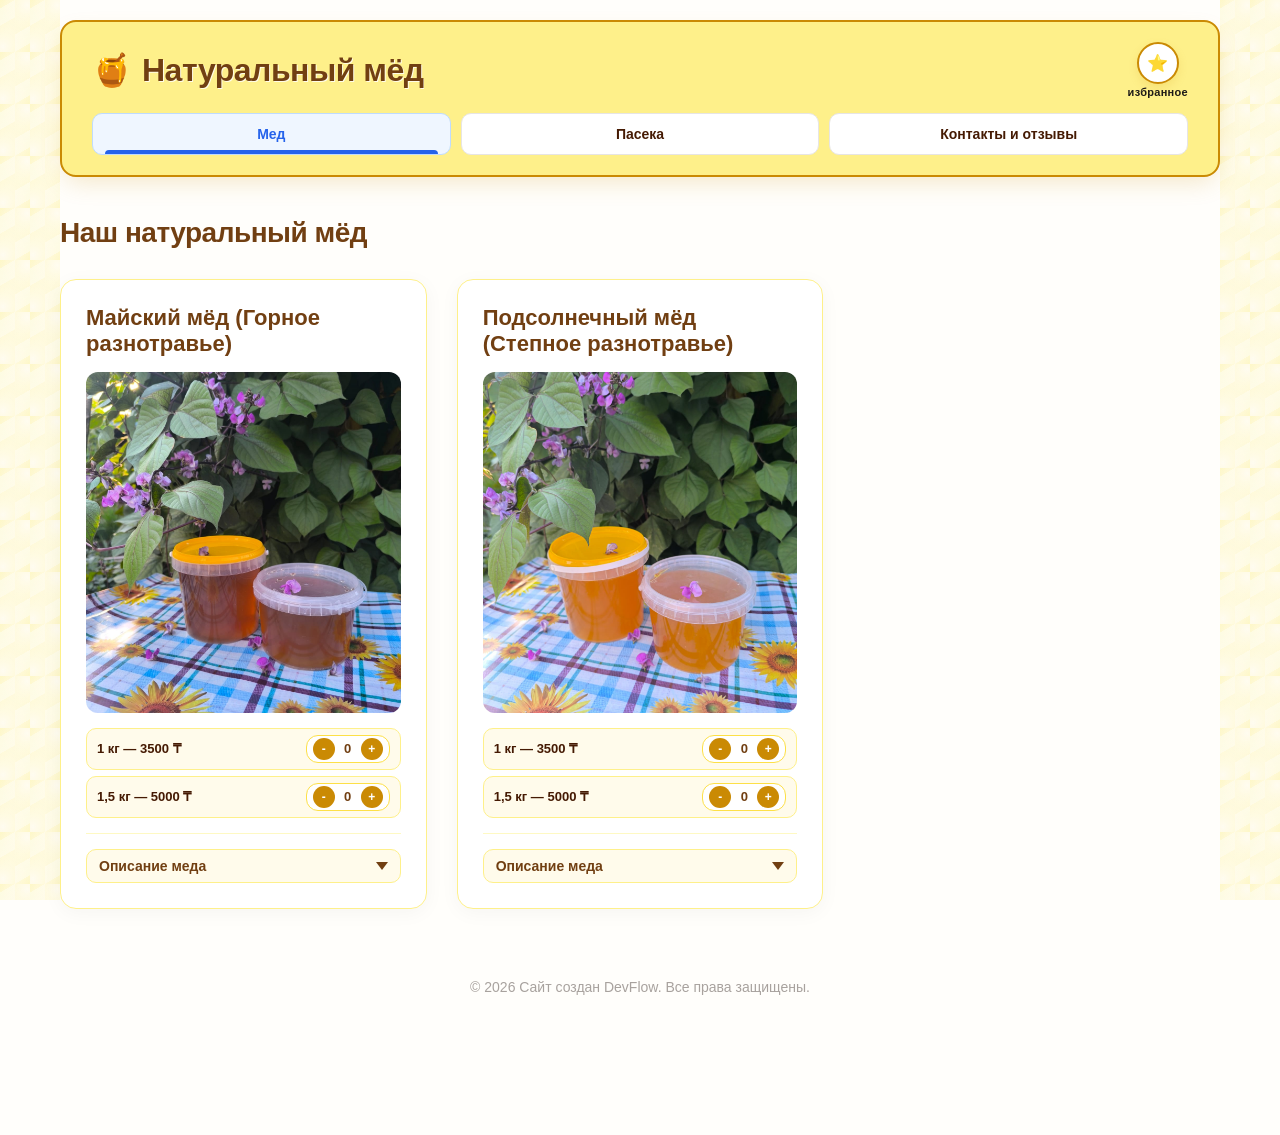
<file: index.html>
<!DOCTYPE html>
<html lang="ru">
<head>
    <meta charset="UTF-8">
    <meta name="viewport" content="width=device-width, initial-scale=1.0">
    <title>Натуральный мёд — Главная</title>
    <link rel="stylesheet" href="style.css">
    <style>.info-card img{width:100%;aspect-ratio:600/650;object-fit:cover;}</style>
</head>
<body>
<div class="main-wrapper">
    <header>
        <div class="header-top">
            <div class="header-center-brand">
                <span class="header-emoji">🍯</span>
                <a href="index.html" class="site-title">Натуральный мёд</a>
            </div>
            <div class="header-right-action">
                <div class="fav-btn-wrapper">
                    <button id="favorites-toggle-btn" class="fav-icon-btn" title="Избранные заказы">⭐ <span id="fav-badge" class="fav-badge hidden">0</span></button>
                    <span class="fav-label-sub">избранное</span>
                </div>
            </div>
        </div>
        <nav>
            <ul>
                <li><a href="index.html" class="active">Мед</a></li>
                <li><a href="about.html">Пасека</a></li>
                <li><a href="contact.html">Контакты и отзывы</a></li>
            </ul>
        </nav>
    </header>
    <main>
        <h1 class="page-heading">Наш натуральный мёд</h1>
        <div class="honey-grid">
            <article class="info-card" data-id="1" data-name="Майский мёд (Горное разнотравье)">
                <h3>Майский мёд (Горное разнотравье)</h3>
                <img src="honey.m.jpeg" alt="Майский мед">
                <div class="meta weight-meta">
                    <div class="weight-options">
                        <div class="weight-option" data-weight="1" data-price="3500">
                            <span class="weight-label">1 кг — 3500 ₸</span>
                            <div class="counter-box">
                                <button class="cnt-btn minus" type="button">-</button>
                                <span class="cnt-value">0</span>
                                <button class="cnt-btn plus" type="button">+</button>
                            </div>
                        </div>
                        <div class="weight-option" data-weight="1.5" data-price="5000">
                            <span class="weight-label">1,5 кг — 5000 ₸</span>
                            <div class="counter-box">
                                <button class="cnt-btn minus" type="button">-</button>
                                <span class="cnt-value">0</span>
                                <button class="cnt-btn plus" type="button">+</button>
                            </div>
                        </div>
                    </div>
                </div>
                <div class="card-desc-wrapper">
                    <div class="desc-toggle-btn">
                        <span>Описание меда</span>
                        <div class="triangle-icon"></div>
                    </div>
                    <p class="expandable-text">
                        Настоящее жидкое золото, собранное у подножия Тянь-Шаня в районе посёлка Кастек. Качался в июле, благодаря чему набрал яркий тёмно-янтарный цвет и богатый, сладкий вкус. В букете — нектар шалфея, душицы, дикой мяты и зверобоя. Мёд очень жиденький, ароматный и настолько вкусный, что перед ним не устоят даже те, кто обычно к мёду равнодушен. Подробнее о травах — на странице о пасеке!<br><br>
                        <strong>Вкус:</strong> Насыщенно-сладкий, с тёплыми травяными и чайными нотками.<br>
                        <strong>Место сбора:</strong> Зелёные предгорья Тянь-Шаня (Кастек).
                    </p>
                </div>
            </article>
            <article class="info-card" data-id="2" data-name="Подсолнечный мёд (Степное разнотравье)">
                <h3>Подсолнечный мёд (Степное разнотравье)</h3>
                <img src="honey.s.jpeg" alt="Подсолнечный мед">
                <div class="meta weight-meta">
                    <div class="weight-options">
                        <div class="weight-option" data-weight="1" data-price="3500">
                            <span class="weight-label">1 кг — 3500 ₸</span>
                            <div class="counter-box">
                                <button class="cnt-btn minus" type="button">-</button>
                                <span class="cnt-value">0</span>
                                <button class="cnt-btn plus" type="button">+</button>
                            </div>
                        </div>
                        <div class="weight-option" data-weight="1.5" data-price="5000">
                            <span class="weight-label">1,5 кг — 5000 ₸</span>
                            <div class="counter-box">
                                <button class="cnt-btn minus" type="button">-</button>
                                <span class="cnt-value">0</span>
                                <button class="cnt-btn plus" type="button">+</button>
                            </div>
                        </div>
                    </div>
                </div>
                <div class="card-desc-wrapper">
                    <div class="desc-toggle-btn">
                        <span>Описание меда</span>
                        <div class="triangle-icon"></div>
                    </div>
                    <p class="expandable-text">
                        Чистый светлый янтарный мёд, пропитанный щедрым солнцем бесконечных казахстанских степей. Собран на бескрайних полях в районе Сорбулака. Обладает приятной тягучей текстурой, бархатистой сладостью и классическим, знакомым с детства ароматом цветущего подсолнуха. Натуральный источник энергии и тепла, который идеально подходит к чаю или свежему хлебу.<br><br>
                        <strong>Вкус:</strong> Мягкий, густой, с чистыми солнечными нотами и приятным нежным послевкусием.<br>
                        <strong>Место сбора:</strong> Заилийская степь (Сорбулака).
                    </p>
                </div>
            </article>
        </div>
    </main>
    <footer>
        <p>© 2026 Сайт создан DevFlow. Все права защищены.</p>
    </footer>
</div>
<div id="favorites-popup" class="cart-popup hidden">
    <div class="cart-popup-header">
        <h3>⭐ Ваши сохраненные заказы</h3>
        <button id="close-favorites-popup" class="close-popup-btn">×</button>
    </div>
    <div style="margin-bottom: 12px; display: flex; gap: 8px;">
        <input type="text" id="fav-name-input" placeholder="Название набора" class="fav-input">
        <button id="save-current-fav-btn" class="fav-save-btn">Сохранить текущий</button>
    </div>
    <div id="favorites-popup-items" class="cart-popup-items"></div>
</div>
<div id="cart-popup" class="cart-popup hidden">
    <div class="cart-popup-header">
        <h3>Состав вашего заказа</h3>
        <div class="cart-header-actions">
            <button id="open-save-fav-panel-btn" class="save-to-fav-btn" title="Сохранить в избранное">⭐ Сохранить в избранное</button>
            <button id="close-cart-popup" class="close-popup-btn">×</button>
        </div>
    </div>
    <div id="save-fav-input-panel" class="save-fav-input-panel hidden">
        <input type="text" id="save-fav-name-input" class="fav-input" placeholder="Введите название набора">
        <button id="confirm-save-fav-btn" class="fav-save-btn">Сохранить</button>
    </div>
    <div id="cart-popup-items" class="cart-popup-items"></div>
</div>
<div id="order-bar" class="order-bar hidden">
    <div class="order-bar-content">
        <div id="order-bar-toggle" class="order-info">
            <div class="order-title-row">
                <span class="order-heading">ЗАКАЗ <span class="order-edit-hint">(изменить)</span></span>
                <span class="order-total">Итого: <strong id="bar-total-price">0 ₸</strong></span>
            </div>
            <div id="bar-items-text" class="order-items-preview">пусто</div>
        </div>
        <button id="whatsapp-send-btn" class="whatsapp-btn" title="Отправить в Ватсап">
            <span class="wa-text">в Ватсап</span>
            <span class="wa-icon">➔</span>
        </button>
    </div>
</div>
<div id="lightbox" class="lightbox-modal">
    <span class="lightbox-close">×</span>
    <img class="lightbox-content" id="lightbox-img" alt="Увеличенное фото">
</div>
<script>
document.addEventListener('DOMContentLoaded', () => {
    document.querySelectorAll('.desc-toggle-btn').forEach(btn => {
        btn.addEventListener('click', () => {
            btn.closest('.card-desc-wrapper').classList.toggle('open');
        });
    });
});
</script>
<script src="cart.js"></script>
</body>
</html>
</file>
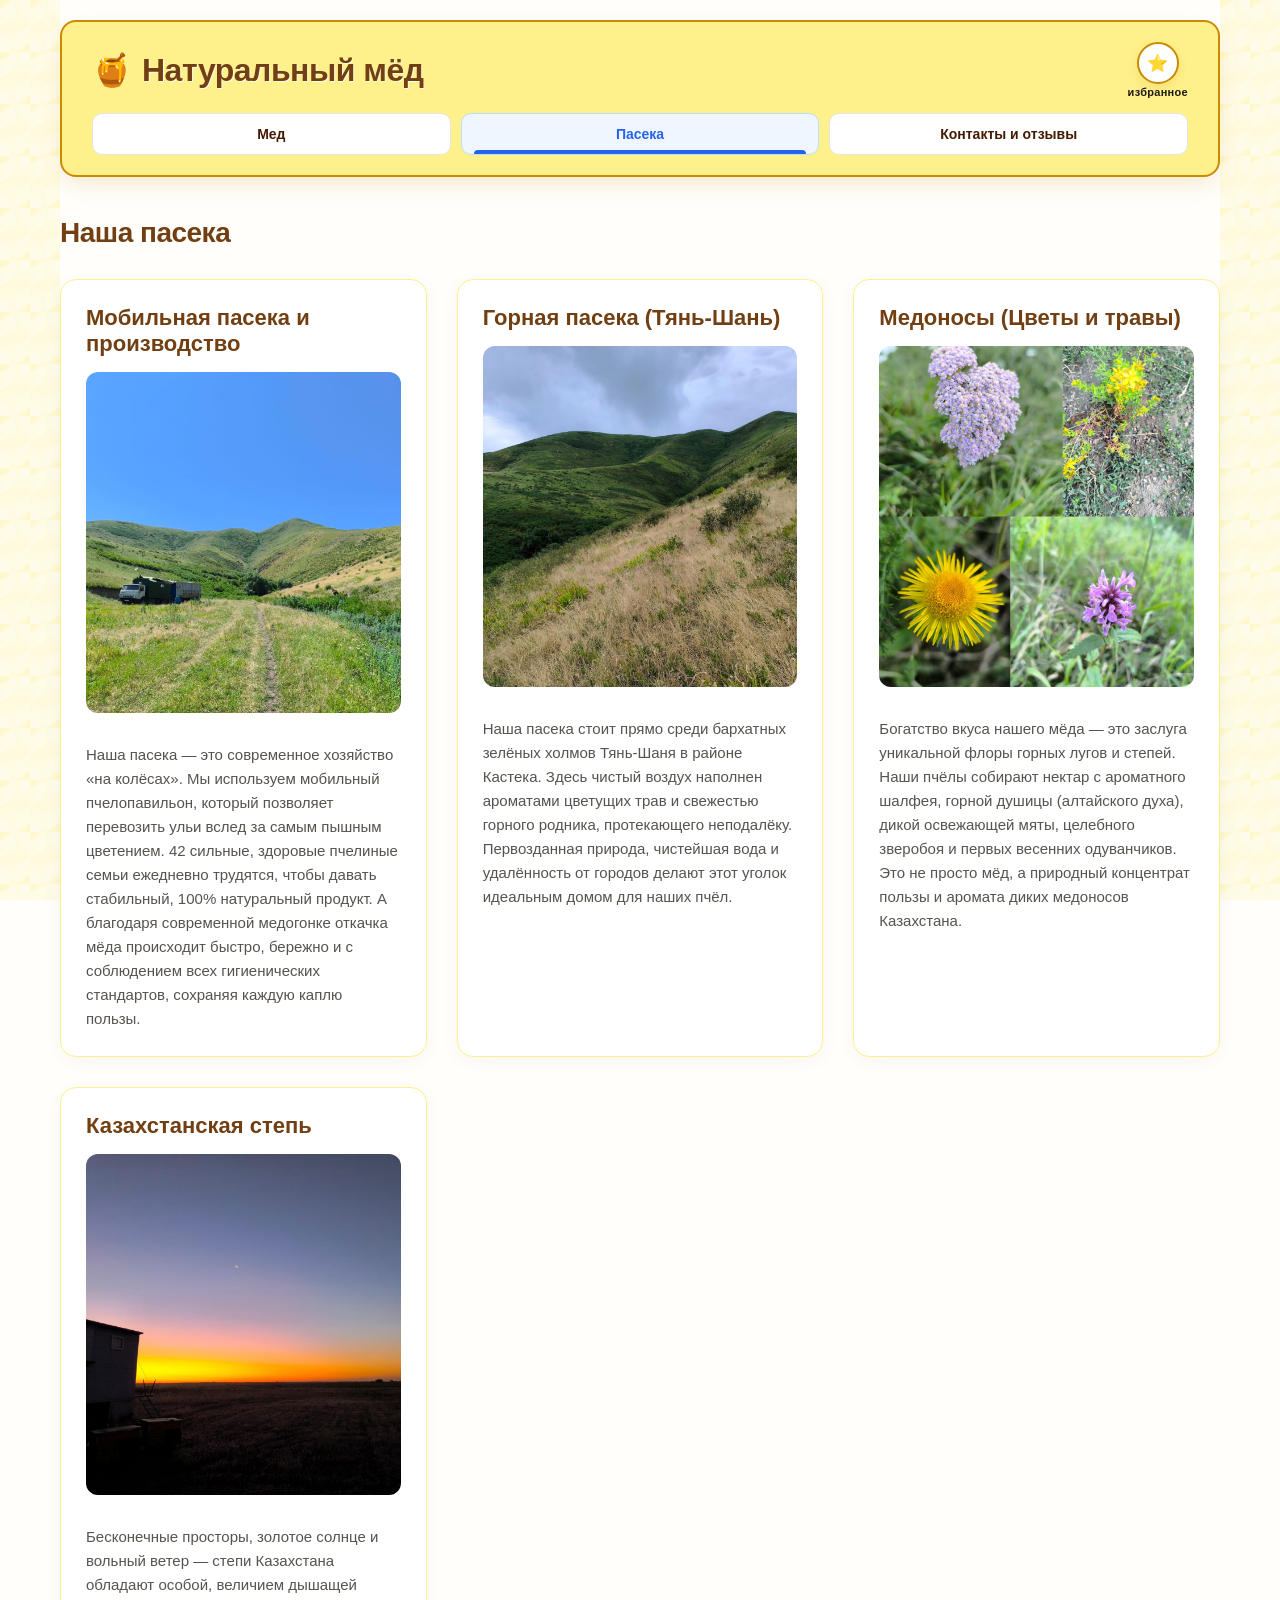
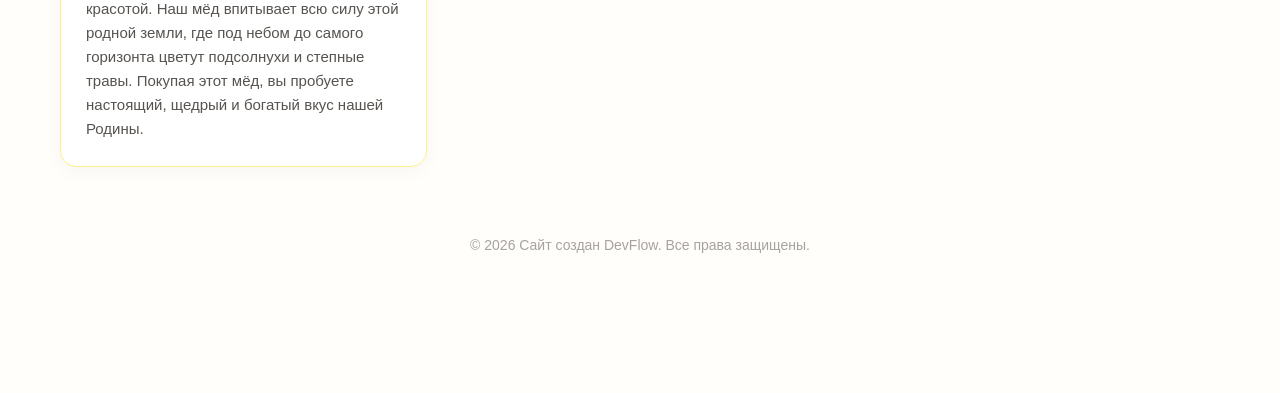
<file: about.html>
<!DOCTYPE html>
<html lang="ru">
<head>
    <meta charset="UTF-8">
    <meta name="viewport" content="width=device-width, initial-scale=1.0">
    <title>Пасека — Натуральный мёд</title>
    <link rel="stylesheet" href="style.css">
    <style>
        .info-card img {
            width: 100%;
            aspect-ratio: 600 / 650;
            object-fit: cover;
        }
    </style>
</head>
<body>
    <div class="main-wrapper">
        <header>
            <div class="header-top">
                <div class="header-center-brand">
                    <span class="header-emoji">🍯</span>
                    <a href="index.html" class="site-title">Натуральный мёд</a>
                </div>
                <div class="header-right-action">
                    <div class="fav-btn-wrapper">
                        <button id="favorites-toggle-btn" class="fav-icon-btn" title="Избранные заказы">
                            ⭐ <span id="fav-badge" class="fav-badge hidden">0</span>
                        </button>
                        <span class="fav-label-sub">избранное</span>
                    </div>
                </div>
            </div>
            <nav>
                <ul>
                    <li><a href="index.html">Мед</a></li>
                    <li><a href="about.html" class="active">Пасека</a></li>
                    <li><a href="contact.html">Контакты и отзывы</a></li>
                </ul>
            </nav>
        </header>

        <main>
            <h1 class="page-heading">Наша пасека</h1>

            <div class="honey-grid">
                <article class="info-card">
                    <h3>Мобильная пасека и производство</h3>
                    <img src="apiary.jpeg" alt="Мобильная пасека и производство">
                    <p>Наша пасека — это современное хозяйство «на колёсах». Мы используем мобильный пчелопавильон, который позволяет перевозить ульи вслед за самым пышным цветением. 42 сильные, здоровые пчелиные семьи ежедневно трудятся, чтобы давать стабильный, 100% натуральный продукт. А благодаря современной медогонке откачка мёда происходит быстро, бережно и с соблюдением всех гигиенических стандартов, сохраняя каждую каплю пользы.</p>
                </article>
                <article class="info-card">
                    <h3>Горная пасека (Тянь-Шань)</h3>
                    <img src="mountains.jpeg" alt="Горная пасека (Тянь-Шань)">
                    <p>Наша пасека стоит прямо среди бархатных зелёных холмов Тянь-Шаня в районе Кастека. Здесь чистый воздух наполнен ароматами цветущих трав и свежестью горного родника, протекающего неподалёку. Первозданная природа, чистейшая вода и удалённость от городов делают этот уголок идеальным домом для наших пчёл.</p>
                </article>
                <article class="info-card">
                    <h3>Медоносы (Цветы и травы)</h3>
                    <img src="flowers.jpeg" alt="Медоносы (Цветы и травы)">
                    <p>Богатство вкуса нашего мёда — это заслуга уникальной флоры горных лугов и степей. Наши пчёлы собирают нектар с ароматного шалфея, горной душицы (алтайского духа), дикой освежающей мяты, целебного зверобоя и первых весенних одуванчиков. Это не просто мёд, а природный концентрат пользы и аромата диких медоносов Казахстана.</p>
                </article>
                <article class="info-card">
                    <h3>Казахстанская степь</h3>
                    <img src="steppe.jpeg" alt="Казахстанская степь">
                    <p>Бесконечные просторы, золотое солнце и вольный ветер — степи Казахстана обладают особой, величием дышащей красотой. Наш мёд впитывает всю силу этой родной земли, где под небом до самого горизонта цветут подсолнухи и степные травы. Покупая этот мёд, вы пробуете настоящий, щедрый и богатый вкус нашей Родины.</p>
                </article>
            </div>
        </main>

        <button id="toTopBtn" class="to-top-btn">↑</button>

        <footer>
            <p>© 2026 Сайт создан DevFlow. Все права защищены.</p>
        </footer>
    </div>

    <div id="favorites-popup" class="cart-popup hidden">
        <div class="cart-popup-header">
            <h3>⭐ Ваши сохраненные заказы</h3>
            <button id="close-favorites-popup" class="close-popup-btn">×</button>
        </div>
        <div style="margin-bottom: 12px; display: flex; gap: 8px;">
            <input type="text" id="fav-name-input" placeholder="Название набора" class="fav-input">
            <button id="save-current-fav-btn" class="fav-save-btn">Сохранить текущий</button>
        </div>
        <div id="favorites-popup-items" class="cart-popup-items"></div>
    </div>

    <div id="cart-popup" class="cart-popup hidden">
        <div class="cart-popup-header">
            <h3>Состав вашего заказа</h3>
            <div class="cart-header-actions">
                <button id="open-save-fav-panel-btn" class="save-to-fav-btn" title="Сохранить в избранное">⭐ Сохранить в избранное</button>
                <button id="close-cart-popup" class="close-popup-btn">×</button>
            </div>
        </div>
        <div id="save-fav-input-panel" class="save-fav-input-panel hidden">
            <input type="text" id="save-fav-name-input" class="fav-input" placeholder="Введите название набора">
            <button id="confirm-save-fav-btn" class="fav-save-btn">Сохранить</button>
        </div>
        <div id="cart-popup-items" class="cart-popup-items"></div>
    </div>

    <div id="order-bar" class="order-bar hidden">
        <div class="order-bar-content">
            <div id="order-bar-toggle" class="order-info">
                <div class="order-title-row">
                    <span class="order-heading">ЗАКАЗ <span class="order-edit-hint">(изменить)</span></span>
                    <span class="order-total">Итого: <strong id="bar-total-price">0 ₸</strong></span>
                </div>
                <div id="bar-items-text" class="order-items-preview">пусто</div>
            </div>
            <button id="whatsapp-send-btn" class="whatsapp-btn" title="Отправить в Ватсап">
                <span class="wa-text">в Ватсап</span>
                <span class="wa-icon">➔</span>
            </button>
        </div>
    </div>

    <div id="lightbox" class="lightbox-modal">
        <span class="lightbox-close">×</span>
        <img class="lightbox-content" id="lightbox-img" alt="Увеличенное фото">
    </div>

    <script src="cart.js"></script>
</body>
</html>
</file>
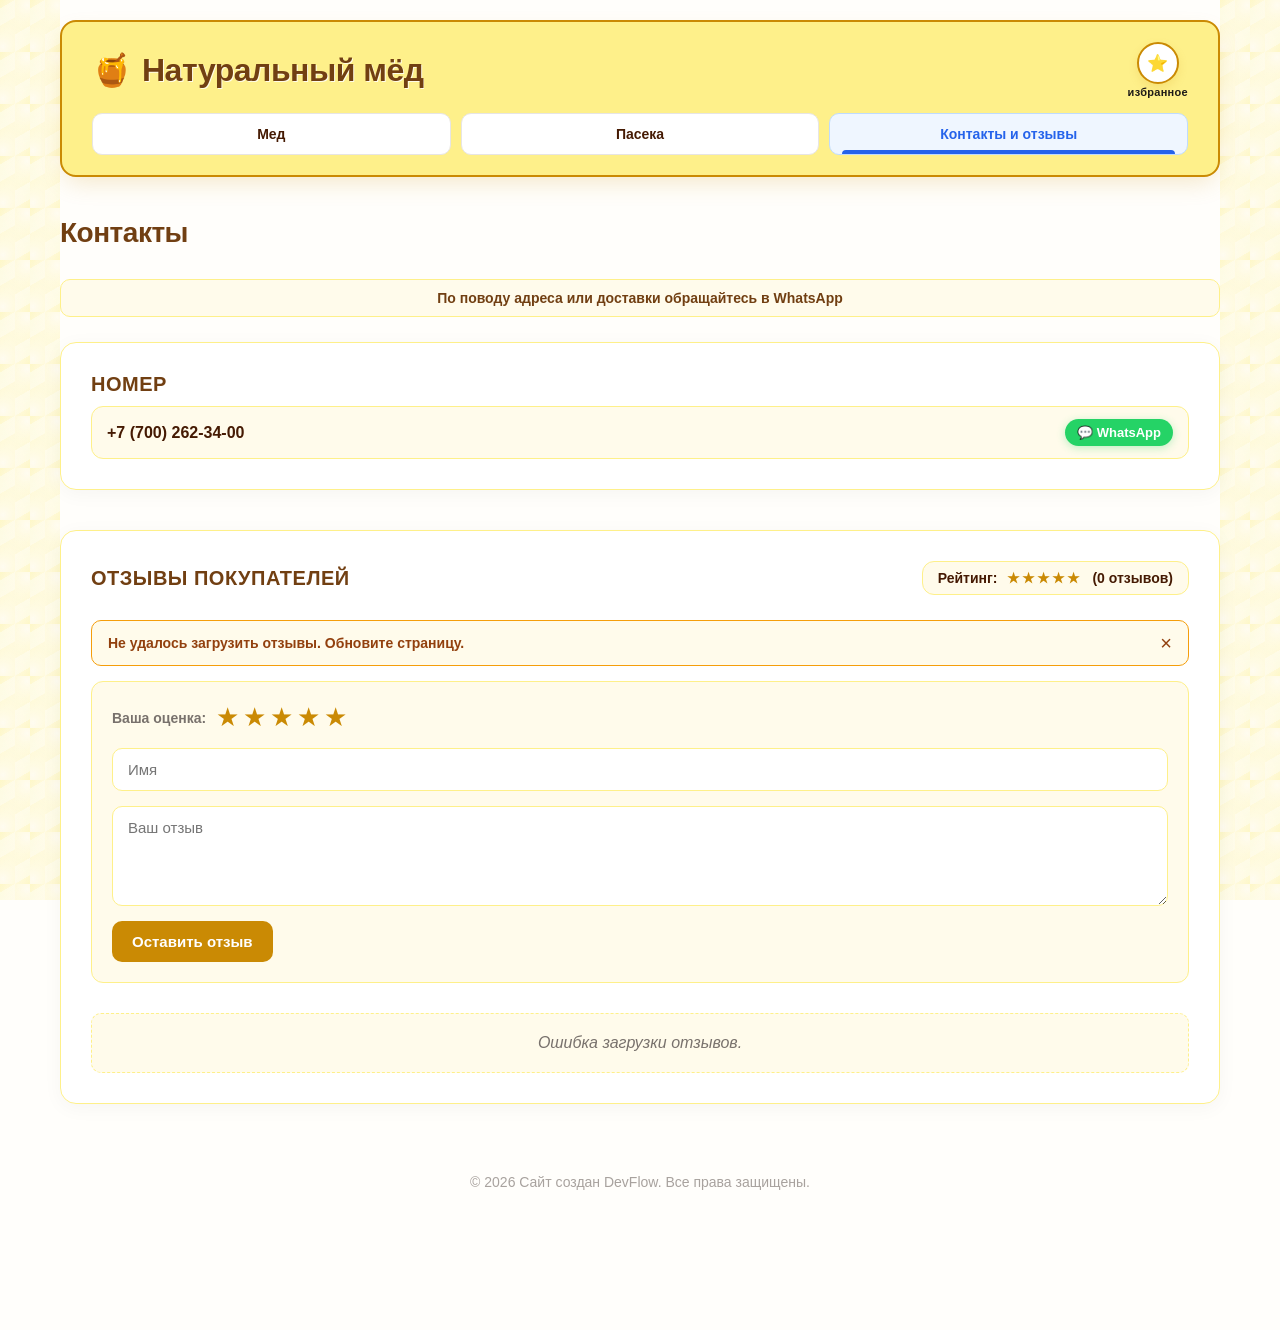
<file: contact.html>
<!DOCTYPE html>
<html lang="ru">
<head>
    <meta charset="UTF-8">
    <meta name="viewport" content="width=device-width, initial-scale=1.0">
    <title>Контакты и отзывы — Натуральный мёд</title>
    <link rel="stylesheet" href="style.css">
    <style>
        .contacts-grid {
            display: grid;
            grid-template-columns: 1fr;
            gap: 30px;
            margin-bottom: 40px;
        }

        .contact-info-card {
            background: #ffffff;
            padding: 30px;
            border-radius: var(--card-radius);
            border: 1px solid #fef08a;
            box-shadow: 0 4px 20px rgba(0,0,0,0.04);
            display: flex;
            flex-direction: column;
            gap: 20px;
        }

        .contact-hint {
            background: #fffbeb;
            padding: 10px 15px;
            border-radius: 10px;
            border: 1px solid #fef08a;
            color: #713f12;
            font-size: 14px;
            font-weight: 600;
            text-align: center;
            margin-bottom: 25px;
            display: block;
        }

        .contact-section h2 {
            color: #713f12;
            font-size: 20px;
            font-weight: 800;
            margin-bottom: 10px;
            text-transform: uppercase;
            letter-spacing: 0.5px;
        }

        .contact-phones-list {
            display: flex;
            flex-direction: column;
            gap: 12px;
        }

        .phone-item {
            display: flex;
            flex-direction: column;
            gap: 4px;
            background: #fffbeb;
            padding: 12px 15px;
            border-radius: 12px;
            border: 1px solid #fef08a;
        }

        .phone-row {
            display: flex;
            align-items: center;
            justify-content: space-between;
            gap: 10px;
        }

        .phone-number {
            font-size: 16px;
            font-weight: 700;
            color: #451a03;
            text-decoration: none;
        }

        .phone-number:hover {
            color: #ca8a04;
        }

        .wa-mini-btn {
            display: inline-flex;
            align-items: center;
            gap: 6px;
            background-color: #25d366;
            color: white;
            padding: 6px 12px;
            border-radius: 20px;
            font-size: 13px;
            font-weight: 700;
            text-decoration: none;
            transition: var(--transition);
            box-shadow: 0 2px 8px rgba(37, 211, 102, 0.3);
            white-space: nowrap;
        }

        .wa-mini-btn:hover {
            background-color: #20ba5a;
            transform: scale(1.05);
        }

        .reviews-section {
            background: #ffffff;
            padding: 30px;
            border-radius: var(--card-radius);
            border: 1px solid #fef08a;
            box-shadow: 0 4px 20px rgba(0,0,0,0.04);
            margin-bottom: 40px;
        }

        .reviews-header-row {
            display: flex;
            justify-content: space-between;
            align-items: center;
            margin-bottom: 25px;
            flex-wrap: wrap;
            gap: 15px;
        }

        .reviews-header-row h2 {
            color: #713f12;
            font-size: 20px;
            font-weight: 800;
            margin: 0;
            text-transform: uppercase;
            letter-spacing: 0.5px;
        }

        .reviews-summary {
            display: flex;
            align-items: center;
            gap: 10px;
            background: #fffbeb;
            padding: 8px 15px;
            border-radius: 12px;
            border: 1px solid #fef08a;
            font-size: 14px;
            font-weight: 700;
            color: #451a03;
        }

        .summary-stars {
            color: #ca8a04;
            letter-spacing: 2px;
        }

        .review-form {
            display: flex;
            flex-direction: column;
            gap: 15px;
            background: #fffbeb;
            padding: 20px;
            border-radius: 12px;
            border: 1px solid #fef08a;
            margin-bottom: 30px;
        }

        .rating-select-group {
            display: flex;
            align-items: center;
            gap: 10px;
        }

        .rating-label {
            font-size: 14px;
            font-weight: 600;
            color: #78716c;
        }

        .rating-stars {
            display: flex;
            gap: 4px;
            cursor: pointer;
        }

        .rating-stars span {
            font-size: 26px;
            color: #d1d5db;
            transition: color 0.2s;
        }

        .rating-stars span.active,
        .rating-stars span:hover {
            color: #ca8a04;
        }

        .review-input, .review-textarea {
            padding: 12px 15px;
            border: 1px solid #fef08a;
            border-radius: 10px;
            font-size: 15px;
            outline: none;
            background: #ffffff;
            color: #451a03;
            font-family: inherit;
        }

        .review-input:focus, .review-textarea:focus {
            border-color: #ca8a04;
            box-shadow: 0 0 5px rgba(202, 138, 4, 0.2);
        }

        .review-textarea {
            resize: vertical;
            min-height: 100px;
        }

        .submit-review-btn {
            background-color: #ca8a04;
            color: white;
            border: none;
            padding: 12px 20px;
            border-radius: 10px;
            font-size: 15px;
            font-weight: 700;
            cursor: pointer;
            transition: var(--transition);
            align-self: flex-start;
        }

        .submit-review-btn:hover {
            background-color: #b47803;
            transform: translateY(-1px);
        }

        .reviews-list {
            display: flex;
            flex-direction: column;
            gap: 15px;
        }

        .no-reviews-msg {
            text-align: center;
            color: #78716c;
            font-style: italic;
            padding: 20px;
            background: #fffbeb;
            border-radius: 10px;
            border: 1px dashed #fef08a;
        }

        .review-card {
            background: #fffbeb;
            padding: 18px 20px;
            border-radius: 12px;
            border: 1px solid #fef08a;
            display: flex;
            flex-direction: column;
            gap: 10px;
            position: relative;
        }

        .review-card-header {
            display: flex;
            justify-content: space-between;
            align-items: center;
        }

        .review-author-name {
            font-weight: 700;
            font-size: 16px;
            color: #451a03;
            display: flex;
            align-items: center;
            gap: 8px;
        }

        .review-card-stars {
            color: #ca8a04;
            font-size: 15px;
        }

        .review-card-text {
            font-size: 15px;
            color: #451a03;
            line-height: 1.4;
            word-break: break-word;
        }

        .playmarket-reply-box {
            background: #ffffff;
            border: 1px solid #fef08a;
            border-left: 4px solid #ca8a04;
            padding: 12px 15px;
            margin-top: 8px;
            margin-left: 15px;
            border-radius: 8px;
            box-shadow: 0 2px 8px rgba(0,0,0,0.02);
            display: flex;
            flex-direction: column;
            gap: 4px;
        }

        .playmarket-reply-header {
            display: flex;
            align-items: center;
            justify-content: space-between;
            font-size: 13px;
        }

        .playmarket-reply-author {
            font-weight: 800;
            color: #713f12;
            display: flex;
            align-items: center;
            gap: 5px;
        }

        .playmarket-reply-text {
            font-size: 14px;
            color: #451a03;
            line-height: 1.4;
            word-break: break-word;
        }

        .review-actions {
            display: flex;
            gap: 8px;
            margin-top: 5px;
            flex-wrap: wrap;
        }

        .action-btn {
            background: none;
            border: none;
            cursor: pointer;
            font-size: 13px;
            padding: 6px 14px;
            border-radius: 8px;
            font-weight: 700;
            transition: var(--transition);
        }

        .delete-btn {
            color: #ffffff;
            background: #ef4444;
            border: 1px solid #dc2626;
            box-shadow: 0 2px 6px rgba(239, 68, 68, 0.2);
        }

        .delete-btn:hover {
            background: #dc2626;
            transform: translateY(-1px);
        }

        .reply-admin-btn {
            color: #ffffff;
            background: #3b82f6;
            border: 1px solid #2563eb;
            box-shadow: 0 2px 6px rgba(59, 130, 246, 0.2);
        }
        .reply-admin-btn:hover {
            background: #2563eb;
            transform: translateY(-1px);
        }

        .edit-btn {
            color: #ffffff;
            background: #f59e0b;
            border: 1px solid #d97706;
            box-shadow: 0 2px 6px rgba(245, 158, 11, 0.2);
        }
        .edit-btn:hover {
            background: #d97706;
            transform: translateY(-1px);
        }

        .admin-modal {
            display: none;
            position: fixed;
            top: 0; left: 0; width: 100%; height: 100%;
            background: rgba(0,0,0,0.5);
            z-index: 2000;
            justify-content: center;
            align-items: center;
        }
        .admin-modal.active {
            display: flex;
        }
        .admin-modal-content {
            background: #fff;
            padding: 25px;
            border-radius: 16px;
            width: 90%;
            max-width: 450px;
            border: 2px solid #ca8a04;
            display: flex;
            flex-direction: column;
            gap: 15px;
            box-shadow: 0 10px 30px rgba(0,0,0,0.2);
        }
        .admin-modal-content h3 {
            color: #713f12;
            font-size: 18px;
            margin: 0;
        }

        .profanity-error-msg {
            color: #dc2626;
            background-color: #fee2e2;
            border: 1px solid #fecaca;
            padding: 10px 14px;
            border-radius: 8px;
            font-size: 14px;
            font-weight: 700;
            display: none;
            animation: fadeIn 0.3s ease;
        }

        /* Плашка статуса отзывов без alert() */
        .reviews-status-message {
            padding: 12px 16px;
            border-radius: 10px;
            font-size: 14px;
            font-weight: 600;
            display: flex;
            justify-content: space-between;
            align-items: center;
            gap: 10px;
            margin-bottom: 15px;
        }
        .reviews-status-message.success {
            background: #ecfdf5;
            border: 1px solid #10b981;
            color: #065f46;
        }
        .reviews-status-message.error {
            background: #fffbeb;
            border: 1px solid #f59e0b;
            color: #92400e;
        }
        .reviews-status-message .close-status-btn {
            background: none;
            border: none;
            font-size: 20px;
            cursor: pointer;
            color: inherit;
            line-height: 1;
        }

        @keyframes fadeIn {
            from { opacity: 0; transform: translateY(-4px); }
            to { opacity: 1; transform: translateY(0); }
        }
    </style>
</head>
<body>
    <div class="main-wrapper">
        <header>
            <div class="header-top">
                <div class="header-center-brand">
                    <span class="header-emoji">🍯</span>
                    <a href="index.html" class="site-title">Натуральный мёд</a>
                </div>
                <div class="header-right-action">
                    <div class="fav-btn-wrapper">
                        <button id="favorites-toggle-btn" class="fav-icon-btn" title="Избранные заказы">
                            ⭐ <span id="fav-badge" class="fav-badge hidden">0</span>
                        </button>
                        <span class="fav-label-sub">избранное</span>
                    </div>
                </div>
            </div>
            <nav>
                <ul>
                    <li><a href="index.html">Мед</a></li>
                    <li><a href="about.html">Пасека</a></li>
                    <li><a href="contact.html" class="active">Контакты и отзывы</a></li>
                </ul>
            </nav>
        </header>

        <main>
            <h1 class="page-heading">Контакты</h1>
            <span class="contact-hint">По поводу адреса или доставки обращайтесь в WhatsApp</span>
            
            <div class="contacts-grid">
                <div class="contact-info-card">
                    <div class="contact-section">
                        <h2>НОМЕР</h2>
                        <div class="contact-phones-list">
                            <div class="phone-item">
                                <div class="phone-row">
                                    <a href="tel:+77002623400" class="phone-number">+7 (700) 262-34-00</a>
                                    <a href="https://wa.me/77002623400" target="_blank" class="wa-mini-btn">
                                        💬 WhatsApp
                                    </a>
                                </div>
                            </div>
                        </div>
                    </div>
                </div>
            </div>

            <div class="reviews-section">
                <div class="reviews-header-row">
                    <h2>Отзывы покупателей</h2>
                    <div class="reviews-summary" id="reviewsSummary">
                        <span>Рейтинг:</span>
                        <span class="summary-stars" id="summaryStars">★★★★★</span>
                        <span id="summaryCount">(0 отзывов)</span>
                    </div>
                </div>

                <!-- Место для плашки статуса без alert() -->
                <div id="reviewsStatusContainer"></div>

                <form class="review-form" id="reviewForm">
                    <div class="rating-select-group">
                        <span class="rating-label">Ваша оценка:</span>
                        <div class="rating-stars" id="starContainer">
                            <span data-value="1">★</span>
                            <span data-value="2">★</span>
                            <span data-value="3">★</span>
                            <span data-value="4">★</span>
                            <span data-value="5">★</span>
                        </div>
                        <input type="hidden" id="reviewRating" value="5">
                    </div>
                    <input type="text" id="reviewAuthor" class="review-input" placeholder="Имя" required>
                    <textarea id="reviewText" class="review-textarea" placeholder="Ваш отзыв" required></textarea>
                    
                    <div id="profanityError" class="profanity-error-msg">⚠️ Запрещены маты, ругательства, оскорбления! Пожалуйста, соблюдайте уважение.</div>

                    <button type="submit" class="submit-review-btn" id="submitBtn">Оставить отзыв</button>
                </form>

                <div class="reviews-list" id="reviewsList">
                    <div class="no-reviews-msg">Загрузка отзывов из Google Таблиц...</div>
                </div>
            </div>
        </main>

        <footer>
            <p>© 2026 Сайт создан DevFlow. Все права защищены.</p>
        </footer>
    </div>

    <!-- Модальное окно для ответа / редактирования -->
    <div id="adminModal" class="admin-modal">
        <div class="admin-modal-content">
            <h3 id="modalTitle">Ответ администратора</h3>
            <input type="hidden" id="replyRowId" value="">
            <input type="hidden" id="modalMode" value="reply">
            
            <div id="editAuthorWrapper" style="display:none; flex-direction:column; gap:5px;">
                <span class="rating-label">Имя автора:</span>
                <input type="text" id="editReviewAuthor" class="review-input" placeholder="Ваше имя">
            </div>

            <div id="editRatingWrapper" style="display:none; align-items:center; gap:10px; margin-bottom:5px;">
                <span class="rating-label">Оценка:</span>
                <div class="rating-stars" id="modalStarContainer">
                    <span data-value="1">★</span>
                    <span data-value="2">★</span>
                    <span data-value="3">★</span>
                    <span data-value="4">★</span>
                    <span data-value="5">★</span>
                </div>
                <input type="hidden" id="editReviewRating" value="5">
            </div>
            
            <textarea id="adminModalText" class="review-textarea" placeholder="Введите текст..." required></textarea>
            <div id="modalProfanityError" class="profanity-error-msg">⚠️ Обнаружены запрещенные слова или мат!</div>
            <div style="display: flex; gap: 10px; justify-content: flex-end;">
                <button type="button" class="action-btn delete-btn" id="closeAdminModal" style="background:#6b7280; border-color:#4b5563;">Отмена</button>
                <button type="button" class="action-btn reply-admin-btn" id="sendAdminReplyBtn">Сохранить</button>
            </div>
        </div>
    </div>

    <!-- Попапы -->
    <div id="favorites-popup" class="cart-popup hidden">
        <div class="cart-popup-header">
            <h3>⭐ Ваши сохраненные заказы</h3>
            <button id="close-favorites-popup" class="close-popup-btn">×</button>
        </div>
        <div style="margin-bottom: 12px; display: flex; gap: 8px;">
            <input type="text" id="fav-name-input" placeholder="Название набора" class="fav-input">
            <button id="save-current-fav-btn" class="fav-save-btn">Сохранить текущий</button>
        </div>
        <div id="favorites-popup-items" class="cart-popup-items"></div>
    </div>

    <div id="cart-popup" class="cart-popup hidden">
        <div class="cart-popup-header">
            <h3>Состав вашего заказа</h3>
            <div class="cart-header-actions">
                <button id="open-save-fav-panel-btn" class="save-to-fav-btn" title="Сохранить в избранное">⭐ Сохранить в избранное</button>
                <button id="close-cart-popup" class="close-popup-btn">×</button>
            </div>
        </div>
        <div id="save-fav-input-panel" class="save-fav-input-panel hidden">
            <input type="text" id="save-fav-name-input" class="fav-input" placeholder="Введите название набора">
            <button id="confirm-save-fav-btn" class="fav-save-btn">Сохранить</button>
        </div>
        <div id="cart-popup-items" class="cart-popup-items"></div>
    </div>

    <div id="order-bar" class="order-bar hidden">
        <div class="order-bar-content">
            <div id="order-bar-toggle" class="order-info">
                <div class="order-title-row">
                    <span class="order-heading">ЗАКАЗ <span class="order-edit-hint">(изменить)</span></span>
                    <span class="order-total">Итого: <strong id="bar-total-price">0 ₸</strong></span>
                </div>
                <div id="bar-items-text" class="order-items-preview">пусто</div>
            </div>
            <button id="whatsapp-send-btn" class="whatsapp-btn" title="Отправить в Ватсап">
                <span class="wa-text">в Ватсап</span>
                <span class="wa-icon">➔</span>
            </button>
        </div>
    </div>

    <script src="cart.js"></script>
    <script>
        const WEB_APP_URL = "https://script.google.com/macros/s/AKfycbxwvYlOqMA2VQ9zXrx0mYk5KwyPz2HqtLRe7WJEyM4LirjxuxOJCoSmKNlUut_HS6PWeQ/exec";
        const SITE_UNIQUE_ID = 'honey_prod_2026';
        const LS_REVIEW_AUTHOR_KEY = `${SITE_UNIQUE_ID}_my_review_author`;
        const LS_IS_ADMIN_KEY = `${SITE_UNIQUE_ID}_is_admin`;

        /*
          ВАЖНО:
          Из списка убраны все короткие и неоднозначные корни, которые давали ложные срабатывания
          на обычных словах: хлебушек, хлеб, сукно, бляха, мандарин, жидкость, хачапури, Нигерия,
          чмок, класс, бастард, фаг, ретардация, петух (птица), шешен (оратор), міс (медь),
          құрт (червь), арыз (заявление), бале (на балу), итог, амбар, Катынь, мұрын (нос),
          шошқа (свинья), есек (осёл), пасынок, надан, тезек, маймақ, қаракөс, текпе и т.п.

          Логика проверки:
          - для слов длиной <= 3 символов — только ТОЧНОЕ совпадение;
          - для слов длиной >= 4 символов — вхождение подстроки.

          Нормализация (защита от подмены букв):
          1) латиница → кириллица по визуальному сходству;
          2) цифры → буквы (0→о, 1→и, 3→з, 4→ч, 5→с, 6→б, 7→т, 8→в, 9→я);
          3) знаки валют и спецсимволы → буквы:
             $ → с, ¥ → у, ₸ → у, Ұ → у, Y → у, € → е, £ → е, @ → а,
             # → ш, ! → и, | → и, I → и, l → и;
          4) все остальные не-буквенные символы внутри токена удаляются
             (., - _ + = ~ ^ % & ? / \ ( ) [ ] { } < > " ' ; : , * и т.п.);
          5) дополнительно проверяется «склеенный» текст без пробелов и разделителей —
             на случай «х у й», «х-у-й», «х.у.й»; но только для длинных корней (>=4),
             чтобы не было ложных срабатываний.
        */
        const badWords = [
            // Казахские явные маты (только однозначные)
            'қотақ', 'котак', 'қотақбас', 'котакбас', 'қотақбасы',
            'құйғақ', 'жезөкше', 'жезокше',
            'сасық', 'сасык', 'сисек',
            'қобын', 'кобын',

            // Русские корни и формы (только явные маты)
            'хуй', 'хуя', 'хую', 'хуем', 'хуе', 'хуев', 'хуях', 'хуями',
            'хуйн', 'хуйня', 'хуйню',
            'охуе', 'захуе', 'похуе', 'ныхуя', 'нихуя',
            'хуесос', 'хуепл', 'хуеверт', 'уебан', 'уебок',
            'хует', 'хуёв',

            'пизд', 'писд', 'пезд',
            'пизда', 'пизды', 'пизде', 'пизду', 'пиздой',
            'пиздец', 'пиздеж', 'пиздеть', 'пиздит',
            'спиздил', 'отпизди', 'пиздюк', 'пездюк',

            'ебать', 'ебал', 'ебаный', 'ебану', 'ебнуть', 'ебнулся',
            'выеб', 'заеб', 'поеб', 'наеб', 'уеб', 'перееб',

            'блять', 'блядь', 'бляд', 'блядина', 'бляду', 'блядо', 'блядск', 'бляди',

            'сука', 'суки', 'суку', 'сучка', 'сучкам', 'сучками',

            'мраз', 'мразот', 'мрази', 'мразь',

            'шлюх', 'шлюха', 'шлюхи', 'шлюшку',

            'гондон', 'гандон', 'гондоны', 'гандоны',

            'мудак', 'мудила', 'мудило', 'муди',

            'дерьм', 'дерьмо', 'дерьме', 'дерьмом',
            'говн', 'говно', 'говна', 'говну', 'говне', 'говном', 'говен', 'гавно', 'гавна',

            'сран', 'срать', 'срань', 'срал', 'серут', 'посрал',

            'чмыр', 'чмошник',

            'пидор', 'пидар', 'педик', 'пидорас', 'пидарас',

            'залуп', 'залупа',
            'мудо', 'елда', 'елдын',
            'дроч', 'дрочить', 'дрочил', 'задрот',

            // Английские маты (латиница)
            'fuck', 'fuk', 'fcking', 'fucker', 'motherfucker',
            'shit', 'sht', 'shitty',
            'bitch', 'btch',
            'asshole',
            'dick', 'cock',
            'whore', 'slut', 'cunt',
            'nigga', 'nigger',
            'faggot',

            // Оскорбления/ксенофобия (только однозначные)
            'чурка',
            'ниггер',
            'узкоглаз', 'черножоп', 'косоглаз',
            'пидорс',
            'фашист', 'нацист', 'нацик',
            'педофил'
        ];

        function normalizeText(text) {
            if (!text) return '';
            return String(text).toLowerCase()
                // латиница → кириллица
                .replace(/a/g, 'а').replace(/b/g, 'в').replace(/c/g, 'с').replace(/d/g, 'д')
                .replace(/e/g, 'е').replace(/f/g, 'ф').replace(/g/g, 'г').replace(/h/g, 'н')
                .replace(/i/g, 'и').replace(/j/g, 'й').replace(/k/g, 'к').replace(/l/g, 'л')
                .replace(/m/g, 'м').replace(/n/g, 'п').replace(/o/g, 'о').replace(/p/g, 'р')
                .replace(/q/g, 'к').replace(/r/g, 'р').replace(/s/g, 'с').replace(/t/g, 'т')
                .replace(/u/g, 'у').replace(/v/g, 'в').replace(/w/g, 'в').replace(/x/g, 'х')
                .replace(/y/g, 'у').replace(/z/g, 'з')
                // знаки валют и похожие символы → буквы
                .replace(/\$/g, 'с')
                .replace(/[¥₸Ұ]/g, 'у')
                .replace(/[€£]/g, 'е')
                .replace(/@/g, 'а')
                .replace(/#/g, 'ш')
                .replace(/[!|]/g, 'и')
                // цифры → буквы
                .replace(/0/g, 'о').replace(/1/g, 'и').replace(/3/g, 'з').replace(/4/g, 'ч')
                .replace(/5/g, 'с').replace(/6/g, 'б').replace(/7/g, 'т').replace(/8/g, 'в').replace(/9/g, 'я')
                // ё → е
                .replace(/ё/g, 'е');
        }

        function stripNonLetters(text) {
            if (!text) return '';
            return String(text).replace(/[^a-zа-яёқғңөұүһіә]/g, '');
        }

        function containsBadWords(text) {
            if (!text) return false;

            const normalized = normalizeText(text);

            // 1) проверка по отдельным словам
            let words = normalized.match(/[a-zа-яёқғңөұүһіә]+/g);
            if (words) {
                for (let rawWord of words) {
                    let w = stripNonLetters(rawWord);
                    if (!w) continue;
                    for (let bw of badWords) {
                        if (bw.length <= 3) {
                            if (w === bw) return true;
                        } else {
                            if (w.includes(bw)) return true;
                        }
                    }
                }
            }

            // 2) проверка «склеенного» текста без пробелов и разделителей
            let glued = normalized.replace(/[^a-zа-яёқғңөұүһіә]/g, '');
            if (glued) {
                for (let bw of badWords) {
                    if (bw.length >= 4 && glued.includes(bw)) return true;
                }
            }

            return false;
        }

        const stars = document.querySelectorAll('#starContainer span');
        const ratingInput = document.getElementById('reviewRating');

        const savedAuthor = localStorage.getItem(LS_REVIEW_AUTHOR_KEY);
        if (savedAuthor) {
            document.getElementById('reviewAuthor').value = savedAuthor;
        }

        function updateStars(val, container = stars) {
            container.forEach(s => {
                if (s.getAttribute('data-value') <= val) {
                    s.classList.add('active');
                } else {
                    s.classList.remove('active');
                }
            });
        }
        updateStars(5, stars);

        stars.forEach(star => {
            star.addEventListener('click', () => {
                const val = star.getAttribute('data-value');
                ratingInput.value = val;
                updateStars(val, stars);
            });
        });

        const modalStars = document.querySelectorAll('#modalStarContainer span');
        const editRatingInput = document.getElementById('editReviewRating');
        modalStars.forEach(star => {
            star.addEventListener('click', () => {
                const val = star.getAttribute('data-value');
                editRatingInput.value = val;
                updateStars(val, modalStars);
            });
        });

        // ИСПРАВЛЕНИЕ: AbortController с таймаутом 10 секунд и обработка сбоя в fetchReviews
        async function fetchReviews() {
            const controller = new AbortController();
            const timeoutId = setTimeout(() => controller.abort(), 10000);
            try {
                const response = await fetch(`${WEB_APP_URL}?action=get`, { signal: controller.signal });
                clearTimeout(timeoutId);
                const data = await response.json();
                return Array.isArray(data) ? data : [];
            } catch (error) {
                clearTimeout(timeoutId);
                console.error("Ошибка загрузки отзывов:", error);
                showStatusMessage("Не удалось загрузить отзывы. Обновите страницу.", "error");
                return null;
            }
        }

        function showStatusMessage(text, type) {
            const container = document.getElementById('reviewsStatusContainer');
            container.innerHTML = `
                <div class="reviews-status-message ${type}">
                    <span>${text}</span>
                    <button class="close-status-btn" onclick="this.parentElement.remove()">×</button>
                </div>
            `;
        }

        async function renderReviews() {
            const list = document.getElementById('reviewsList');
            const summaryStars = document.getElementById('summaryStars');
            const summaryCount = document.getElementById('summaryCount');
            
            const reviews = await fetchReviews();
            if (reviews === null) {
                list.innerHTML = '<div class="no-reviews-msg">Ошибка загрузки отзывов.</div>';
                return;
            }

            const isAdmin = localStorage.getItem(LS_IS_ADMIN_KEY) === 'true';
            const currentAuthor = localStorage.getItem(LS_REVIEW_AUTHOR_KEY) || '';

            list.innerHTML = '';

            if (reviews.length === 0) {
                list.innerHTML = '<div class="no-reviews-msg">Отзывов пока нет. Будьте первыми!</div>';
                summaryStars.textContent = '★★★★★';
                summaryCount.textContent = '(0 отзывов)';
                return;
            }

            let totalScore = 0;
            reviews.forEach(rev => totalScore += Number(rev.rating || 5));
            const avgRating = (totalScore / reviews.length).toFixed(1);
            const fullStarsCount = Math.round(totalScore / reviews.length);
            summaryStars.textContent = '★'.repeat(fullStarsCount) + '☆'.repeat(5 - fullStarsCount);
            summaryCount.textContent = `(${reviews.length} ${getDeclension(reviews.length)}) — ${avgRating} / 5`;

            reviews.forEach((rev) => {
                const card = document.createElement('div');
                card.className = 'review-card';

                const starsHtml = '★'.repeat(rev.rating || 5) + '☆'.repeat(5 - (rev.rating || 5));
                let actionsHtml = '';
                let isMyReview = currentAuthor && rev.author.toLowerCase() === currentAuthor.toLowerCase();

                if (isAdmin) {
                    actionsHtml += `
                        <button class="action-btn reply-admin-btn" onclick="openAdminReplyModal('${rev.rowId}')">Ответить</button>
                        <button class="action-btn delete-btn" onclick="removeReview('${rev.rowId}')">Удалить</button>
                    `;
                } else if (isMyReview) {
                    actionsHtml += `
                        <button class="action-btn edit-btn" onclick="openEditModal('${rev.rowId}', '${escapeAttr(rev.author)}', '${escapeAttr(rev.text)}', ${rev.rating || 5})">Редактировать</button>
                        <button class="action-btn delete-btn" onclick="removeReview('${rev.rowId}')">Удалить</button>
                    `;
                }

                if (actionsHtml) {
                    actionsHtml = `<div class="review-actions">${actionsHtml}</div>`;
                }

                let adminReplyHtml = '';
                if (rev.adminReply) {
                    adminReplyHtml = `
                        <div class="playmarket-reply-box">
                            <div class="playmarket-reply-header">
                                <span class="playmarket-reply-author">Пасека «Натуральный мёд»</span>
                            </div>
                            <div class="playmarket-reply-text">${escapeHtml(rev.adminReply)}</div>
                        </div>
                    `;
                }

                card.innerHTML = `
                    <div class="review-card-header">
                        <span class="review-author-name">${escapeHtml(rev.author)}</span>
                        <span class="review-card-stars">${starsHtml}</span>
                    </div>
                    <div class="review-card-text">${escapeHtml(rev.text)}</div>
                    ${adminReplyHtml}
                    ${actionsHtml}
                `;

                list.appendChild(card);
            });
        }

        function getDeclension(number) {
            let n = Math.abs(number) % 100;
            let n1 = n % 10;
            if (n > 10 && n < 20) return 'отзывов';
            if (n1 > 1 && n1 < 5) return 'отзыва';
            if (n1 == 1) return 'отзыв';
            return 'отзывов';
        }

        function escapeHtml(text) {
            if (!text) return '';
            const map = { '&': '&amp;', '<': '&lt;', '>': '&gt;', '"': '&quot;', "'": '&#39;' };
            return String(text).replace(/[&<>"']/g, function(m) { return map[m]; });
        }

        // ИСПРАВЛЕНИЕ escapeAttr: экранирование обратного слэша ПЕРВЫМ
        function escapeAttr(text) {
            if (!text) return '';
            return String(text).replace(/\\/g, '\\\\').replace(/'/g, "\\'").replace(/"/g, '&quot;');
        }

        const form = document.getElementById('reviewForm');
        const profanityErrorBox = document.getElementById('profanityError');

        form.addEventListener('submit', async function(e) {
            e.preventDefault();

            const authorInput = document.getElementById('reviewAuthor').value.trim();
            const textInput = document.getElementById('reviewText').value.trim();
            const rating = parseInt(ratingInput.value);

            if (!authorInput || !textInput) return;

            if (authorInput.toLowerCase() === 'admin' && textInput === 'honey123') {
                localStorage.setItem(LS_IS_ADMIN_KEY, 'true');
                showStatusMessage('Режим администратора успешно активирован на этом устройстве!', 'success');
                form.reset();
                ratingInput.value = 5;
                updateStars(5, stars);
                await renderReviews();
                return;
            }

            if (containsBadWords(authorInput) || containsBadWords(textInput)) {
                profanityErrorBox.style.display = 'block';
                return;
            } else {
                profanityErrorBox.style.display = 'none';
            }

            const submitBtn = document.getElementById('submitBtn');
            submitBtn.disabled = true;
            submitBtn.textContent = 'Отправка...';

            try {
                const response = await fetch(WEB_APP_URL, {
                    method: 'POST',
                    headers: { 'Content-Type': 'text/plain;charset=utf-8' },
                    body: JSON.stringify({
                        action: 'save',
                        author: authorInput,
                        text: textInput,
                        rating: rating
                    })
                });

                const result = await response.json();

                if (result.status === 'admin_success') {
                    localStorage.setItem(LS_IS_ADMIN_KEY, 'true');
                    showStatusMessage('Режим администратора успешно активирован!', 'success');
                } else if (result.status === 'success') {
                    showStatusMessage('✅ Отзыв опубликован. Если отзыв не появился — обновите страницу', 'success');
                } else {
                    showStatusMessage('Если отзыв не появился — обновите страницу', 'error');
                }

                // ИСПРАВЛЕНИЕ: сохранение имени в localStorage ПОСЛЕ успешной отправки
                localStorage.setItem(LS_REVIEW_AUTHOR_KEY, authorInput);

                form.reset();
                document.getElementById('reviewAuthor').value = authorInput;
                submitBtn.textContent = 'Оставить отзыв';
                ratingInput.value = 5;
                updateStars(5, stars);
                
                await renderReviews();
            } catch (error) {
                console.error('Ошибка отправки:', error);
                showStatusMessage('Если отзыв не появился — обновите страницу', 'error');
                await renderReviews();
            } finally {
                submitBtn.disabled = false;
            }
        });

        // ИСПРАВЛЕНИЕ: убран лишний мёртвый параметр isAdminAction
        window.removeReview = async function(rowId) {
            if (confirm('Вы уверены, что хотите удалить этот отзыв?')) {
                const isAdmin = localStorage.getItem(LS_IS_ADMIN_KEY) === 'true';
                const adminMarker = isAdmin ? 'honey123' : '';
                const authorKey = localStorage.getItem(LS_REVIEW_AUTHOR_KEY) || '';

                try {
                    const response = await fetch(WEB_APP_URL, {
                        method: 'POST',
                        headers: { 'Content-Type': 'text/plain;charset=utf-8' },
                        body: JSON.stringify({
                            action: 'delete',
                            rowId: rowId,
                            adminMarker: adminMarker,
                            authorKey: authorKey
                        })
                    });
                    const result = await response.json();
                    if (result.status === 'success') {
                        showStatusMessage('Отзыв успешно удален.', 'success');
                        await renderReviews();
                    } else {
                        showStatusMessage(result.message || 'Ошибка удаления', 'error');
                    }
                } catch (e) {
                    showStatusMessage('Ошибка соединения. Обновите страницу.', 'error');
                }
            }
        };

        window.openAdminReplyModal = function(rowId) {
            document.getElementById('modalTitle').textContent = 'Ответ администратора';
            document.getElementById('modalMode').value = 'reply';
            document.getElementById('editAuthorWrapper').style.display = 'none';
            document.getElementById('editRatingWrapper').style.display = 'none';
            document.getElementById('replyRowId').value = rowId;
            document.getElementById('adminModalText').value = '';
            document.getElementById('modalProfanityError').style.display = 'none';
            document.getElementById('adminModal').classList.add('active');
        };

        window.openEditModal = function(rowId, author, text, rating) {
            document.getElementById('modalTitle').textContent = 'Редактировать отзыв';
            document.getElementById('modalMode').value = 'edit';
            document.getElementById('editAuthorWrapper').style.display = 'flex';
            document.getElementById('editReviewAuthor').value = author;
            document.getElementById('editRatingWrapper').style.display = 'flex';
            document.getElementById('replyRowId').value = rowId;
            document.getElementById('adminModalText').value = text;
            document.getElementById('editReviewRating').value = rating;
            document.getElementById('modalProfanityError').style.display = 'none';
            updateStars(rating, modalStars);
            document.getElementById('adminModal').classList.add('active');
        };

        document.getElementById('closeAdminModal').addEventListener('click', () => {
            document.getElementById('adminModal').classList.remove('active');
        });

        document.getElementById('sendAdminReplyBtn').addEventListener('click', async () => {
            const rowId = document.getElementById('replyRowId').value;
            const mode = document.getElementById('modalMode').value;
            const textVal = document.getElementById('adminModalText').value;
            const newAuthorVal = document.getElementById('editReviewAuthor').value.trim();
            const modalErr = document.getElementById('modalProfanityError');

            if (!textVal) {
                showStatusMessage('Поле текста не может быть пустым!', 'error');
                return;
            }

            if (mode === 'edit') {
                if (!newAuthorVal) {
                    showStatusMessage('Имя автора не может быть пустым!', 'error');
                    return;
                }
                if (containsBadWords(newAuthorVal) || containsBadWords(textVal)) {
                    modalErr.style.display = 'block';
                    return;
                } else {
                    modalErr.style.display = 'none';
                }
            }

            try {
                let bodyData = {};
                if (mode === 'reply') {
                    const isAdmin = localStorage.getItem(LS_IS_ADMIN_KEY) === 'true';
                    bodyData = {
                        action: 'adminReply',
                        rowId: rowId,
                        adminMarker: isAdmin ? 'honey123' : '',
                        replyText: textVal
                    };
                } else {
                    bodyData = {
                        action: 'editReview',
                        rowId: rowId,
                        authorKey: localStorage.getItem(LS_REVIEW_AUTHOR_KEY) || '',
                        newAuthor: newAuthorVal,
                        newText: textVal,
                        newRating: parseInt(document.getElementById('editReviewRating').value)
                    };
                    localStorage.setItem(LS_REVIEW_AUTHOR_KEY, newAuthorVal);
                }

                const response = await fetch(WEB_APP_URL, {
                    method: 'POST',
                    headers: { 'Content-Type': 'text/plain;charset=utf-8' },
                    body: JSON.stringify(bodyData)
                });
                const result = await response.json();
                if (result.status === 'success') {
                    showStatusMessage('Изменения успешно сохранены!', 'success');
                    document.getElementById('adminModal').classList.remove('active');
                    await renderReviews();
                } else {
                    showStatusMessage(result.message || 'Ошибка выполнения операции', 'error');
                }
            } catch (e) {
                showStatusMessage('Ошибка соединения. Обновите страницу.', 'error');
                await renderReviews();
            }
        });

        renderReviews();
    </script>
</body>
</html>
</file>
<file: style.css>
:root {
    --bg-color: #fffefb;
    --text-brown: #451a03;
    --accent-blue: #2563eb;
    --header-bg: #fef08a;
    --card-radius: 16px;
    --transition: all 0.3s cubic-bezier(0.4, 0, 0.2, 1);
}

* {
    box-sizing: border-box;
    margin: 0;
    padding: 0;
}

body {
    background-color: var(--bg-color);
    color: var(--text-brown);
    font-family: 'Segoe UI', Tahoma, Geneva, Verdana, sans-serif;
    display: flex;
    justify-content: center;
    min-height: 100vh;
    position: relative;
    padding-bottom: 90px;
    -webkit-font-smoothing: antialiased;
}

body::before,
body::after {
    content: '';
    position: fixed;
    top: 0;
    bottom: 0;
    width: 60px;
    z-index: -1;
    background-color: #fef9c3;
    background-image:
        radial-gradient(circle farthest-side at 10% 90%, #fffbeb, transparent),
        radial-gradient(circle farthest-side at 90% 10%, #fffbeb, transparent),
        linear-gradient(30deg, #fef08a 12%, transparent 12.5%, transparent 87%, #fef08a 87.5%, #fef08a),
        linear-gradient(150deg, #fef08a 12%, transparent 12.5%, transparent 87%, #fef08a 87.5%, #fef08a),
        linear-gradient(30deg, #fef08a 12%, transparent 12.5%, transparent 87%, #fef08a 87.5%, #fef08a),
        linear-gradient(150deg, #fef08a 12%, transparent 12.5%, transparent 87%, #fef08a 87.5%, #fef08a),
        linear-gradient(60deg, #fef08a 25%, transparent 25.5%, transparent 75%, #fef08a 75%, #fef08a),
        linear-gradient(60deg, #fef08a 25%, transparent 25.5%, transparent 75%, #fef08a 75%, #fef08a);
    background-size: 30px 52px;
    background-position:
        0 0,
        0 0,
        0 0,
        0 0,
        15px 26px,
        15px 26px,
        0 0,
        15px 26px;
    opacity: 0.7;
}

body::before {
    left: 0;
}

body::after {
    right: 0;
}

.main-wrapper {
    width: 100%;
    max-width: 1200px;
    margin: 0 auto;
    padding: 20px;
    display: flex;
    flex-direction: column;
}

header {
    background-color: var(--header-bg);
    border: 2px solid #ca8a04;
    border-radius: var(--card-radius);
    padding: 20px 30px;
    margin-bottom: 40px;
    display: flex;
    flex-direction: column;
    gap: 15px;
    box-shadow: 0 10px 25px -5px rgba(202, 138, 4, 0.2);
}

.header-top {
    display: flex;
    align-items: center;
    justify-content: space-between;
    gap: 10px;
}

.header-center-brand {
    display: flex;
    align-items: center;
    gap: 10px;
    flex: 1;
    min-width: 0;
}

.header-emoji {
    font-size: 32px;
    line-height: 1;
    flex-shrink: 0;
}

.site-title {
    font-size: 32px;
    font-weight: 800;
    color: #713f12;
    text-decoration: none;
    text-shadow: 1px 1px 0 rgba(255, 255, 255, 0.8);
    letter-spacing: -0.5px;
    white-space: nowrap;
    overflow: hidden;
    text-overflow: ellipsis;
}

.header-right-action {
    display: flex;
    flex-shrink: 0;
}

.fav-btn-wrapper {
    display: flex;
    flex-direction: column;
    align-items: center;
    gap: 3px;
}

.fav-icon-btn {
    background: #ffffff;
    border: 2px solid #ca8a04;
    border-radius: 50%;
    width: 42px;
    height: 42px;
    display: flex;
    align-items: center;
    justify-content: center;
    cursor: pointer;
    font-size: 17px;
    position: relative;
    transition: var(--transition);
    box-shadow: 0 4px 10px rgba(202, 138, 4, 0.15);
}

.fav-icon-btn:hover {
    background: #fffbeb;
    transform: scale(1.08);
}

.fav-label-sub {
    font-size: 11px;
    font-weight: 800;
    color: #1c1917;
    text-transform: lowercase;
    letter-spacing: 0.3px;
    line-height: 1;
}

.fav-badge {
    position: absolute;
    top: -5px;
    right: -5px;
    background: #dc2626;
    color: white;
    font-size: 11px;
    font-weight: 800;
    width: 20px;
    height: 20px;
    border-radius: 50%;
    display: flex;
    align-items: center;
    justify-content: center;
    border: 2px solid #fff;
}

.fav-badge.hidden {
    display: none;
}

nav ul {
    display: flex;
    list-style: none;
    gap: 10px;
    width: 100%;
}

nav li {
    flex: 1;
}

nav a {
    display: block;
    background: #ffffff;
    color: var(--text-brown);
    text-align: center;
    padding: 12px 10px;
    text-decoration: none;
    font-weight: 700;
    border-radius: 10px;
    border: 1px solid #e7e5e4;
    transition: var(--transition);
    font-size: 14px;
    white-space: nowrap;
}

nav a:hover {
    background-color: #fffbeb;
    border-color: #facc15;
    transform: translateY(-2px);
    box-shadow: 0 4px 12px rgba(0, 0, 0, 0.05);
}

nav a.active {
    position: relative;
    color: var(--accent-blue);
    background-color: #eff6ff;
    border-color: #bfdbfe;
}

nav a.active::after {
    content: '';
    position: absolute;
    bottom: 0;
    left: 12px;
    right: 12px;
    height: 4px;
    background-color: var(--accent-blue);
    border-radius: 4px 4px 0 0;
}

.page-heading {
    margin-bottom: 30px;
    color: #713f12;
    font-size: 28px;
    font-weight: 800;
    letter-spacing: -0.5px;
}

.honey-grid {
    display: grid;
    grid-template-columns: repeat(3, 1fr);
    gap: 30px;
    margin-bottom: 40px;
}

.info-card {
    background: #ffffff;
    padding: 25px;
    border-radius: var(--card-radius);
    border: 1px solid #fef08a;
    box-shadow: 0 4px 20px rgba(0, 0, 0, 0.04);
    display: flex;
    flex-direction: column;
    transition: var(--transition);
}

.info-card:hover {
    transform: translateY(-5px);
    box-shadow: 0 12px 30px rgba(202, 138, 4, 0.15);
    border-color: #facc15;
}

.info-card h3 {
    font-size: 22px;
    margin-bottom: 15px;
    color: #713f12;
}

.info-card img {
    width: 100%;
    aspect-ratio: 600 / 650;
    object-fit: cover;
    border-radius: 12px;
    margin-bottom: 15px;
    background-color: #fef08a;
    cursor: zoom-in;
    transition: var(--transition);
}

.info-card p {
    font-size: 15px;
    line-height: 1.6;
    color: #57534e;
    margin-top: 15px;
    margin-bottom: 0;
}

.card-desc-wrapper {
    margin-top: 15px;
    border-top: 1px solid #fef9c3;
    padding-top: 15px;
}

.desc-toggle-btn {
    display: flex;
    align-items: center;
    justify-content: space-between;
    background: #fffbeb;
    border: 1px solid #fef08a;
    padding: 8px 12px;
    border-radius: 10px;
    cursor: pointer;
    font-weight: 700;
    color: #713f12;
    font-size: 14px;
    transition: var(--transition);
}

.desc-toggle-btn:hover {
    background: #fef9c3;
    border-color: #facc15;
}

.triangle-icon {
    width: 0;
    height: 0;
    border-left: 6px solid transparent;
    border-right: 6px solid transparent;
    border-top: 8px solid #713f12;
    transition: transform 0.3s ease;
}

.card-desc-wrapper .expandable-text {
    display: none;
    margin-top: 10px;
}

.card-desc-wrapper.open .expandable-text {
    display: block;
}

.card-desc-wrapper.open .triangle-icon {
    transform: rotate(180deg);
}

.info-card .meta {
    margin-top: 0;
    font-weight: 700;
    color: #ca8a04;
    font-size: 16px;
    display: flex;
    flex-direction: column;
    gap: 10px;
}

.counter-box {
    display: flex;
    align-items: center;
    gap: 6px;
    background: #fffbeb;
    padding: 2px 6px;
    border-radius: 15px;
    border: 1px solid #fde047;
}

.cnt-btn {
    background: #ca8a04;
    color: white;
    border: none;
    width: 22px;
    height: 22px;
    border-radius: 50%;
    font-weight: bold;
    cursor: pointer;
    display: flex;
    align-items: center;
    justify-content: center;
    font-size: 13px;
    transition: var(--transition);
}

.cnt-btn:hover {
    background: #a16207;
    transform: scale(1.1);
}

.cnt-value {
    font-size: 14px;
    font-weight: 800;
    color: #713f12;
    min-width: 14px;
    text-align: center;
}

.contacts-grid {
    display: grid;
    grid-template-columns: 1fr;
    gap: 30px;
    margin-bottom: 40px;
}

.contact-info-card {
    background: #ffffff;
    padding: 30px;
    border-radius: var(--card-radius);
    border: 1px solid #fef08a;
    box-shadow: 0 4px 20px rgba(0, 0, 0, 0.04);
}

.contact-info-card h2 {
    color: #713f12;
    font-size: 22px;
    margin-bottom: 15px;
}

.contact-info-card p {
    color: #57534e;
    font-size: 15px;
    line-height: 1.6;
    margin-bottom: 20px;
}

.cart-popup {
    position: fixed;
    bottom: 95px;
    left: 50%;
    transform: translateX(-50%) translateY(20px);
    width: 92%;
    max-width: 700px;
    background: #ffffff;
    border: 2px solid #ca8a04;
    border-radius: 20px;
    box-shadow: 0 15px 35px rgba(0, 0, 0, 0.2);
    z-index: 1000;
    padding: 20px;
    opacity: 0;
    pointer-events: none;
    transition: all 0.3s cubic-bezier(0.4, 0, 0.2, 1);
}

.cart-popup.active {
    opacity: 1;
    pointer-events: auto;
    transform: translateX(-50%) translateY(0);
}

.cart-popup-header {
    display: flex;
    justify-content: space-between;
    align-items: center;
    margin-bottom: 15px;
    border-bottom: 1px solid #fef08a;
    padding-bottom: 10px;
    gap: 10px;
}

.cart-popup-header h3 {
    font-size: 18px;
    color: #713f12;
    flex-shrink: 0;
    line-height: 1.3;
}

.cart-header-actions {
    display: flex;
    align-items: center;
    gap: 8px;
    flex-shrink: 0;
}

.close-popup-btn {
    background: none;
    border: none;
    font-size: 28px;
    color: #78716c;
    cursor: pointer;
    line-height: 1;
    padding: 0;
    flex-shrink: 0;
}

.close-popup-btn:hover {
    color: #451a03;
}

.save-to-fav-btn {
    display: inline-flex;
    align-items: center;
    gap: 5px;
    padding: 5px 10px;
    background: linear-gradient(135deg, #fef3c7 0%, #fde68a 100%);
    border: 1px solid #facc15;
    border-radius: 20px;
    color: #713f12;
    font-weight: 700;
    font-size: 12px;
    cursor: pointer;
    transition: var(--transition);
    box-shadow: 0 2px 6px rgba(250, 204, 21, 0.2);
    white-space: nowrap;
    line-height: 1.2;
}

.save-to-fav-btn:hover {
    background: linear-gradient(135deg, #fde68a 0%, #fcd34d 100%);
    transform: translateY(-1px);
    box-shadow: 0 4px 10px rgba(250, 204, 21, 0.35);
}

.save-to-fav-btn:active {
    transform: translateY(0);
}

.save-fav-input-panel {
    display: flex;
    gap: 8px;
    margin-bottom: 15px;
    padding: 12px;
    background: #fffbeb;
    border: 1px solid #fef08a;
    border-radius: 12px;
    animation: slideDown 0.3s ease;
}

.save-fav-input-panel.hidden {
    display: none;
}

.save-fav-input-panel .fav-input {
    flex: 1;
    background: #ffffff;
}

.save-fav-input-panel .fav-save-btn {
    padding: 8px 16px;
    white-space: nowrap;
    font-size: 13px;
}

@keyframes slideDown {
    from {
        opacity: 0;
        transform: translateY(-8px);
    }
    to {
        opacity: 1;
        transform: translateY(0);
    }
}

.cart-popup-items {
    display: flex;
    flex-direction: column;
    gap: 12px;
    max-height: 250px;
    overflow-y: auto;
    padding-right: 5px;
}

.fav-input {
    flex: 1;
    padding: 8px 12px;
    border: 1px solid #ca8a04;
    border-radius: 10px;
    font-size: 14px;
    outline: none;
    background: #fffbeb;
}

.fav-save-btn {
    background: #ca8a04;
    color: white;
    border: none;
    padding: 8px 14px;
    border-radius: 10px;
    font-weight: 700;
    cursor: pointer;
    font-size: 13px;
    transition: var(--transition);
}

.fav-save-btn:hover {
    background: #a16207;
}

.fav-item-row,
.popup-item-row {
    display: flex;
    justify-content: space-between;
    align-items: center;
    background: #fffbeb;
    padding: 10px 15px;
    border-radius: 12px;
    border: 1px solid #fef08a;
}

.popup-item-info,
.fav-item-info {
    display: flex;
    flex-direction: column;
    gap: 2px;
}

.popup-item-name,
.fav-item-name {
    font-weight: 700;
    color: #713f12;
    font-size: 15px;
}

.popup-item-price,
.fav-item-desc {
    font-size: 13px;
    color: #78716c;
}

.fav-actions {
    display: flex;
    gap: 8px;
}

.fav-load-btn {
    background: #2563eb;
    color: white;
    border: none;
    padding: 6px 12px;
    border-radius: 8px;
    font-weight: 700;
    font-size: 12px;
    cursor: pointer;
}

.fav-load-btn:hover {
    background: #1d4ed8;
}

.fav-del-btn {
    background: #dc2626;
    color: white;
    border: none;
    padding: 6px 10px;
    border-radius: 8px;
    font-weight: 700;
    font-size: 12px;
    cursor: pointer;
}

.fav-del-btn:hover {
    background: #b91c1c;
}

.order-bar {
    position: fixed;
    bottom: 15px;
    left: 50%;
    transform: translateX(-50%);
    width: 92%;
    max-width: 700px;
    background: #ffffff;
    border: 2px solid #ca8a04;
    border-radius: 24px;
    box-shadow: 0 10px 30px rgba(0, 0, 0, 0.15);
    z-index: 999;
    padding: 12px 20px;
    transition: all 0.3s cubic-bezier(0.4, 0, 0.2, 1);
}

.order-bar.hidden {
    opacity: 0;
    pointer-events: none;
    transform: translateX(-50%) translateY(30px);
}

.order-bar-content {
    display: flex;
    align-items: center;
    justify-content: space-between;
    gap: 15px;
}

.order-info {
    display: flex;
    flex-direction: column;
    gap: 4px;
    flex: 1;
    cursor: pointer;
}

.order-title-row {
    display: flex;
    align-items: center;
    justify-content: space-between;
    gap: 15px;
}

.order-heading {
    font-size: 17px;
    font-weight: 800;
    color: #713f12;
    text-transform: uppercase;
    letter-spacing: 0.5px;
    display: flex;
    align-items: center;
    gap: 6px;
}

.order-edit-hint {
    font-size: 12px;
    font-weight: 600;
    color: #78716c;
    text-transform: none;
    letter-spacing: normal;
}

.order-total {
    font-size: 15px;
    color: #57534e;
}

.order-total strong {
    color: #ca8a04;
    font-size: 17px;
}

.order-items-preview {
    font-size: 13px;
    color: #78716c;
    white-space: nowrap;
    overflow: hidden;
    text-overflow: ellipsis;
    max-width: 380px;
}

.whatsapp-btn {
    background-color: #25d366;
    color: white;
    border: none;
    border-radius: 30px;
    padding: 10px 18px;
    display: flex;
    align-items: center;
    gap: 10px;
    cursor: pointer;
    font-weight: 700;
    font-size: 14px;
    box-shadow: 0 4px 12px rgba(37, 211, 102, 0.4);
    transition: var(--transition);
    white-space: nowrap;
}

.whatsapp-btn:hover {
    background-color: #20ba5a;
    transform: scale(1.05);
}

.wa-icon {
    background: white;
    color: #25d366;
    width: 28px;
    height: 28px;
    border-radius: 50%;
    display: flex;
    align-items: center;
    justify-content: center;
    font-weight: 900;
    font-size: 15px;
}

.lightbox-modal {
    display: none;
    position: fixed;
    z-index: 1000;
    top: 0;
    left: 0;
    width: 100%;
    height: 100%;
    background-color: rgba(0, 0, 0, 0.85);
    backdrop-filter: blur(5px);
    justify-content: center;
    align-items: center;
    padding: 20px;
}

.lightbox-modal.active {
    display: flex;
}

.lightbox-content {
    max-width: 90%;
    max-height: 90vh;
    border-radius: 12px;
    border: 2px solid #fef08a;
    object-fit: contain;
}

.lightbox-close {
    position: absolute;
    top: 25px;
    right: 35px;
    color: #ffffff;
    font-size: 40px;
    cursor: pointer;
}

footer {
    text-align: center;
    padding: 30px;
    color: #a8a29e;
    font-size: 14px;
    margin-top: auto;
}

.weight-meta {
    display: block !important;
}

.weight-options {
    display: flex;
    flex-direction: column;
    gap: 6px;
    width: 100%;
}

.weight-option {
    display: flex;
    align-items: center;
    justify-content: space-between;
    gap: 8px;
    width: 100%;
    padding: 6px 10px;
    background: #fffbeb;
    border: 1px solid #fef08a;
    border-radius: 10px;
    transition: var(--transition);
}

.weight-option:hover {
    background: #fef9c3;
    border-color: #facc15;
}

.weight-label {
    font-size: 13px;
    font-weight: 700;
    color: var(--text-brown);
    white-space: nowrap;
}

.weight-option .counter-box {
    display: flex;
    align-items: center;
    gap: 5px;
    flex-shrink: 0;
    background: #ffffff;
    border: 1px solid #fde047;
    padding: 2px 6px;
    border-radius: 12px;
}

.weight-option .cnt-value {
    min-width: 16px;
    text-align: center;
    font-weight: 700;
    font-size: 13px;
}

.weight-option .cnt-btn {
    width: 22px;
    height: 22px;
    padding: 0;
    font-size: 12px;
}

/* Кнопка "Наверх" */
.to-top-btn {
    position: fixed;
    bottom: 130px;
    right: 20px;
    background: #ca8a04;
    color: white;
    width: 50px;
    height: 50px;
    border-radius: 50%;
    border: none;
    cursor: pointer;
    display: flex;
    align-items: center;
    justify-content: center;
    font-size: 24px;
    box-shadow: 0 4px 12px rgba(202, 138, 4, 0.4);
    transition: var(--transition);
    opacity: 0;
    pointer-events: none;
    z-index: 998;
}

.to-top-btn.visible {
    opacity: 1;
    pointer-events: auto;
}

.to-top-btn:hover {
    background: #a16207;
    transform: scale(1.1);
}

@media (max-width: 768px) {
    body {
        padding-bottom: 110px;
    }

    body::before,
    body::after {
        width: 10px;
    }

    .main-wrapper {
        margin: 0;
        padding: 10px;
    }

    header {
        padding: 15px;
        margin-bottom: 20px;
    }

    .honey-grid,
    .contacts-grid {
        grid-template-columns: 1fr;
        gap: 20px;
    }

    .site-title {
        font-size: 20px;
    }

    .header-emoji {
        font-size: 26px;
    }

    nav a {
        font-size: 12px;
        padding: 10px 6px;
    }

    .order-bar {
        width: 96%;
        padding: 10px 12px;
    }

    .order-bar-content {
        flex-direction: column;
        align-items: stretch;
        gap: 8px;
    }

    .whatsapp-btn {
        justify-content: center;
        width: 100%;
    }

    .order-items-preview {
        max-width: 100%;
    }

    .weight-option {
        padding: 6px 8px;
        gap: 6px;
    }

    .weight-label {
        font-size: 12px;
    }

    .cart-popup-header {
        flex-wrap: wrap;
        gap: 8px;
        align-items: flex-start;
    }

    .cart-popup-header h3 {
        flex: 1 1 auto;
        order: 1;
    }

    .cart-header-actions {
        order: 2;
        display: contents;
    }

    .save-to-fav-btn {
        order: 3;
        flex: 1 1 100%;
        justify-content: center;
        font-size: 13px;
        padding: 8px 12px;
        margin-top: 4px;
    }

    .close-popup-btn {
        order: 2;
    }

    .save-fav-input-panel {
        flex-direction: column;
    }

    .save-fav-input-panel .fav-save-btn {
        width: 100%;
    }
}
</file>
